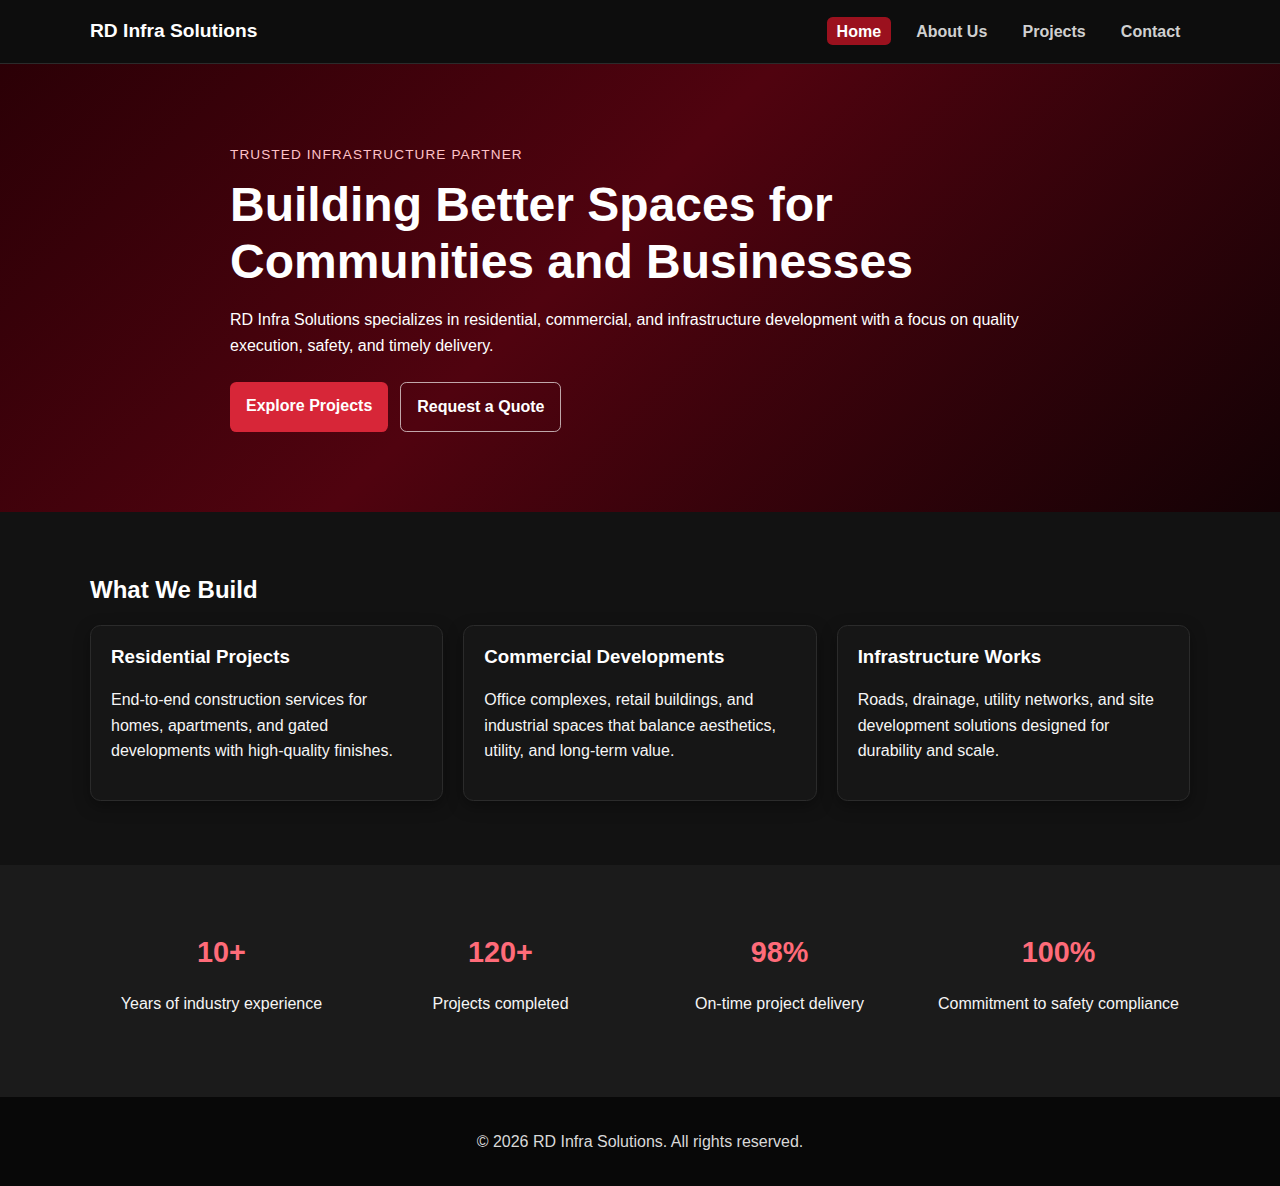
<file: index.html>
<!DOCTYPE html>
<html lang="en">
  <head>
    <meta charset="UTF-8" />
    <meta name="viewport" content="width=device-width, initial-scale=1.0" />
    <meta
      name="description"
      content="RD Infra Solutions delivers reliable construction, civil engineering, and infrastructure services."
    />
    <title>RD Infra Solutions | Building Strong Foundations</title>
    <link rel="stylesheet" href="styles.css" />
  </head>
  <body>
    <header class="site-header">
      <div class="container nav-wrapper">
        <a class="brand" href="index.html">RD Infra Solutions</a>
        <nav aria-label="Main navigation">
          <ul class="nav-links">
            <li><a class="active" href="index.html">Home</a></li>
            <li><a href="about.html">About Us</a></li>
            <li><a href="projects.html">Projects</a></li>
            <li><a href="contact.html">Contact</a></li>
          </ul>
        </nav>
      </div>
    </header>

    <main>
      <section class="hero">
        <div class="container hero-content">
          <p class="eyebrow">Trusted Infrastructure Partner</p>
          <h1>Building Better Spaces for Communities and Businesses</h1>
          <p>
            RD Infra Solutions specializes in residential, commercial, and
            infrastructure development with a focus on quality execution,
            safety, and timely delivery.
          </p>
          <div class="hero-actions">
            <a class="btn btn-primary" href="projects.html">Explore Projects</a>
            <a class="btn btn-secondary" href="contact.html">Request a Quote</a>
          </div>
        </div>
      </section>

      <section class="section">
        <div class="container">
          <h2>What We Build</h2>
          <div class="grid cols-3">
            <article class="card">
              <h3>Residential Projects</h3>
              <p>
                End-to-end construction services for homes, apartments, and
                gated developments with high-quality finishes.
              </p>
            </article>
            <article class="card">
              <h3>Commercial Developments</h3>
              <p>
                Office complexes, retail buildings, and industrial spaces that
                balance aesthetics, utility, and long-term value.
              </p>
            </article>
            <article class="card">
              <h3>Infrastructure Works</h3>
              <p>
                Roads, drainage, utility networks, and site development
                solutions designed for durability and scale.
              </p>
            </article>
          </div>
        </div>
      </section>

      <section class="section muted">
        <div class="container stats">
          <div>
            <p class="stat">10+</p>
            <p>Years of industry experience</p>
          </div>
          <div>
            <p class="stat">120+</p>
            <p>Projects completed</p>
          </div>
          <div>
            <p class="stat">98%</p>
            <p>On-time project delivery</p>
          </div>
          <div>
            <p class="stat">100%</p>
            <p>Commitment to safety compliance</p>
          </div>
        </div>
      </section>
    </main>

    <footer class="site-footer">
      <div class="container footer-content">
        <p>© <span id="year"></span> RD Infra Solutions. All rights reserved.</p>
      </div>
    </footer>

    <script src="script.js"></script>
  </body>
</html>
</file>
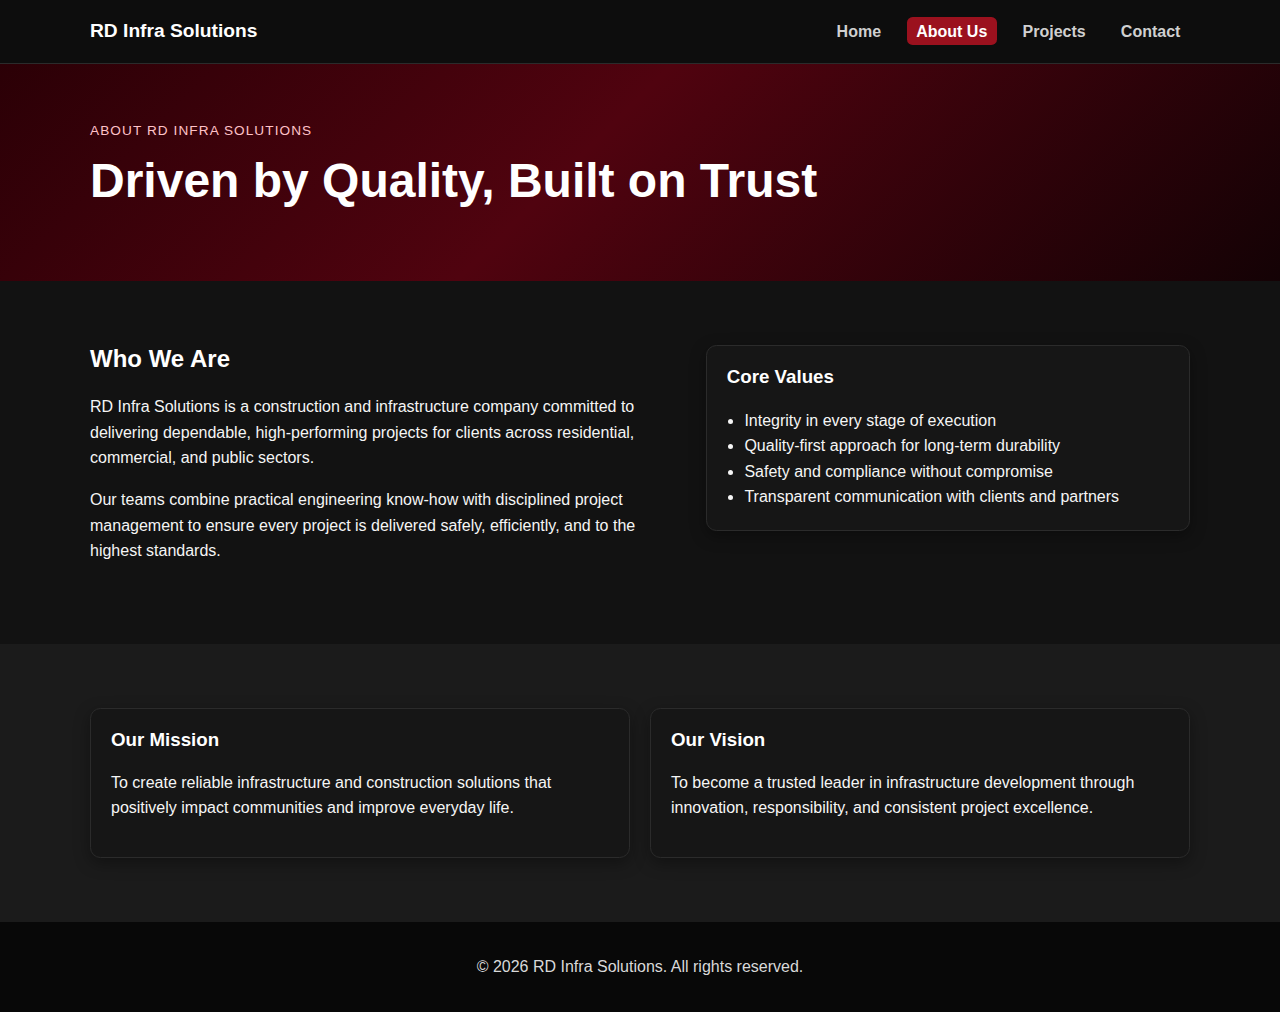
<file: about.html>
<!DOCTYPE html>
<html lang="en">
  <head>
    <meta charset="UTF-8" />
    <meta name="viewport" content="width=device-width, initial-scale=1.0" />
    <meta
      name="description"
      content="Learn about RD Infra Solutions' mission, values, and construction expertise."
    />
    <title>About Us | RD Infra Solutions</title>
    <link rel="stylesheet" href="styles.css" />
  </head>
  <body>
    <header class="site-header">
      <div class="container nav-wrapper">
        <a class="brand" href="index.html">RD Infra Solutions</a>
        <nav aria-label="Main navigation">
          <ul class="nav-links">
            <li><a href="index.html">Home</a></li>
            <li><a class="active" href="about.html">About Us</a></li>
            <li><a href="projects.html">Projects</a></li>
            <li><a href="contact.html">Contact</a></li>
          </ul>
        </nav>
      </div>
    </header>

    <main>
      <section class="page-hero">
        <div class="container">
          <p class="eyebrow">About RD Infra Solutions</p>
          <h1>Driven by Quality, Built on Trust</h1>
        </div>
      </section>

      <section class="section">
        <div class="container split">
          <div>
            <h2>Who We Are</h2>
            <p>
              RD Infra Solutions is a construction and infrastructure company
              committed to delivering dependable, high-performing projects for
              clients across residential, commercial, and public sectors.
            </p>
            <p>
              Our teams combine practical engineering know-how with disciplined
              project management to ensure every project is delivered safely,
              efficiently, and to the highest standards.
            </p>
          </div>
          <div class="card">
            <h3>Core Values</h3>
            <ul class="list">
              <li>Integrity in every stage of execution</li>
              <li>Quality-first approach for long-term durability</li>
              <li>Safety and compliance without compromise</li>
              <li>Transparent communication with clients and partners</li>
            </ul>
          </div>
        </div>
      </section>

      <section class="section muted">
        <div class="container grid cols-2">
          <article class="card">
            <h3>Our Mission</h3>
            <p>
              To create reliable infrastructure and construction solutions that
              positively impact communities and improve everyday life.
            </p>
          </article>
          <article class="card">
            <h3>Our Vision</h3>
            <p>
              To become a trusted leader in infrastructure development through
              innovation, responsibility, and consistent project excellence.
            </p>
          </article>
        </div>
      </section>
    </main>

    <footer class="site-footer">
      <div class="container footer-content">
        <p>© <span id="year"></span> RD Infra Solutions. All rights reserved.</p>
      </div>
    </footer>

    <script src="script.js"></script>
  </body>
</html>
</file>
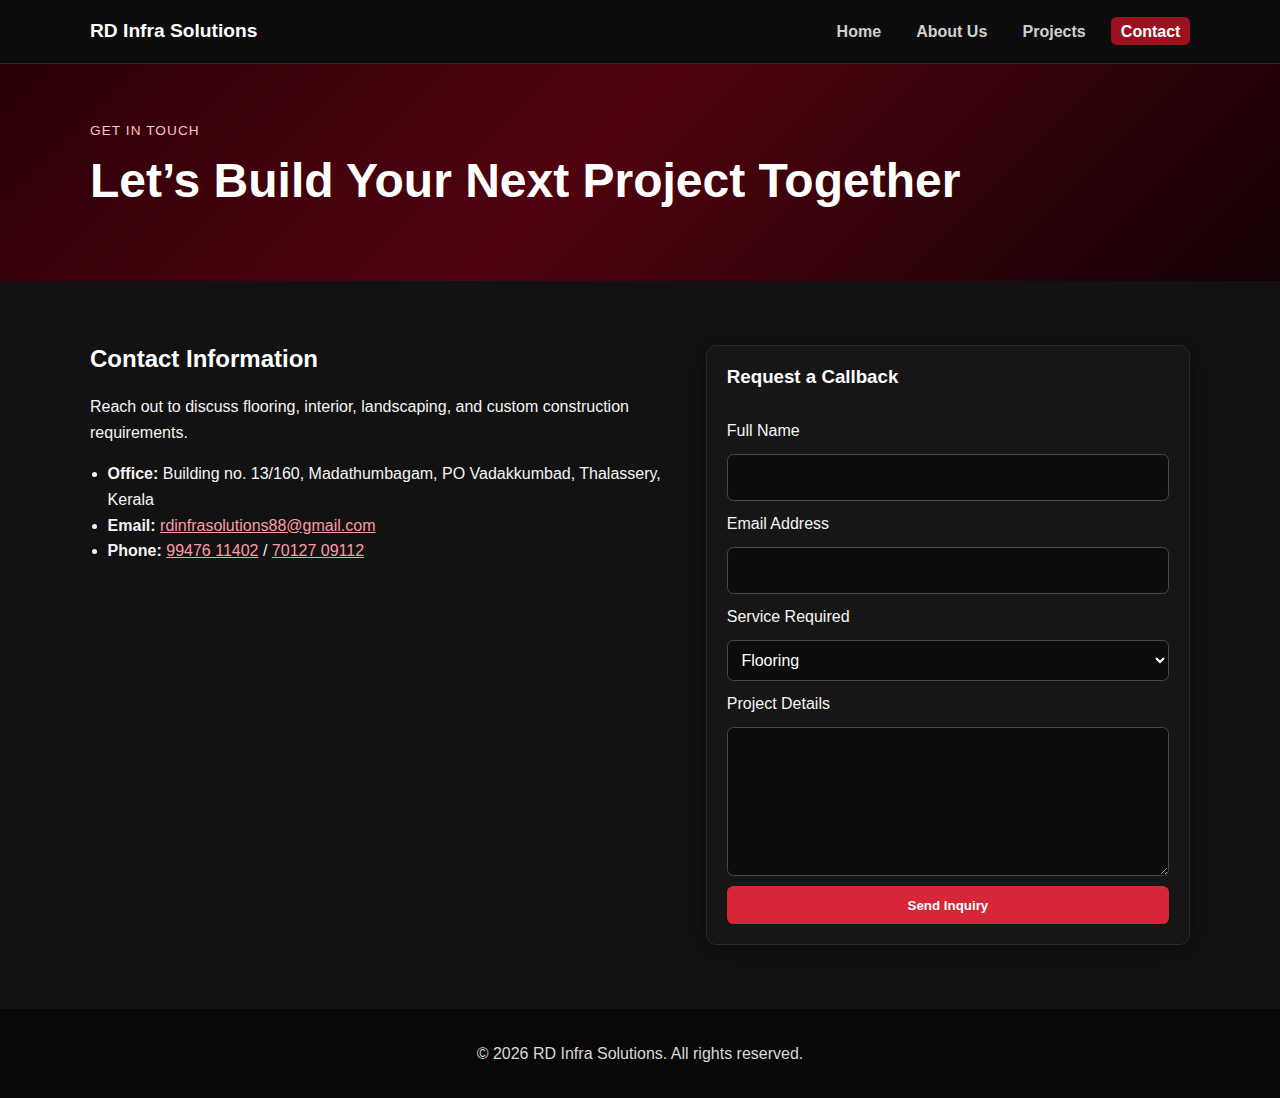
<file: contact.html>
<!DOCTYPE html>
<html lang="en">
  <head>
    <meta charset="UTF-8" />
    <meta name="viewport" content="width=device-width, initial-scale=1.0" />
    <meta
      name="description"
      content="Contact RD Infra Solutions for flooring, interiors, and landscape project consultations in Kerala."
    />
    <title>Contact | RD Infra Solutions</title>
    <link rel="stylesheet" href="styles.css" />
  </head>
  <body>
    <header class="site-header">
      <div class="container nav-wrapper">
        <a class="brand" href="index.html">RD Infra Solutions</a>
        <nav aria-label="Main navigation">
          <ul class="nav-links">
            <li><a href="index.html">Home</a></li>
            <li><a href="about.html">About Us</a></li>
            <li><a href="projects.html">Projects</a></li>
            <li><a class="active" href="contact.html">Contact</a></li>
          </ul>
        </nav>
      </div>
    </header>

    <main>
      <section class="page-hero">
        <div class="container">
          <p class="eyebrow">Get in Touch</p>
          <h1>Let’s Build Your Next Project Together</h1>
        </div>
      </section>

      <section class="section">
        <div class="container split">
          <div>
            <h2>Contact Information</h2>
            <p>
              Reach out to discuss flooring, interior, landscaping, and custom
              construction requirements.
            </p>
            <ul class="list contact-list">
              <li>
                <strong>Office:</strong> Building no. 13/160, Madathumbagam,
                PO Vadakkumbad, Thalassery, Kerala
              </li>
              <li>
                <strong>Email:</strong>
                <a href="mailto:rdinfrasolutions88@gmail.com"
                  >rdinfrasolutions88@gmail.com</a
                >
              </li>
              <li>
                <strong>Phone:</strong>
                <a href="tel:+919947611402">99476 11402</a> /
                <a href="tel:+917012709112">70127 09112</a>
              </li>
            </ul>
          </div>

          <form class="card contact-form" action="#" method="post">
            <h3>Request a Callback</h3>
            <label for="name">Full Name</label>
            <input id="name" name="name" type="text" required />

            <label for="email">Email Address</label>
            <input id="email" name="email" type="email" required />

            <label for="service">Service Required</label>
            <select id="service" name="service">
              <option>Flooring</option>
              <option>Interior Solutions</option>
              <option>Landscape & Design</option>
              <option>Swimming Pools</option>
              <option>Wall Cladding & Jali Works</option>
            </select>

            <label for="message">Project Details</label>
            <textarea id="message" name="message" rows="5"></textarea>

            <button class="btn btn-primary" type="submit">Send Inquiry</button>
          </form>
        </div>
      </section>
    </main>

    <footer class="site-footer">
      <div class="container footer-content">
        <p>© <span id="year"></span> RD Infra Solutions. All rights reserved.</p>
      </div>
    </footer>

    <script src="script.js"></script>
  </body>
</html>
</file>
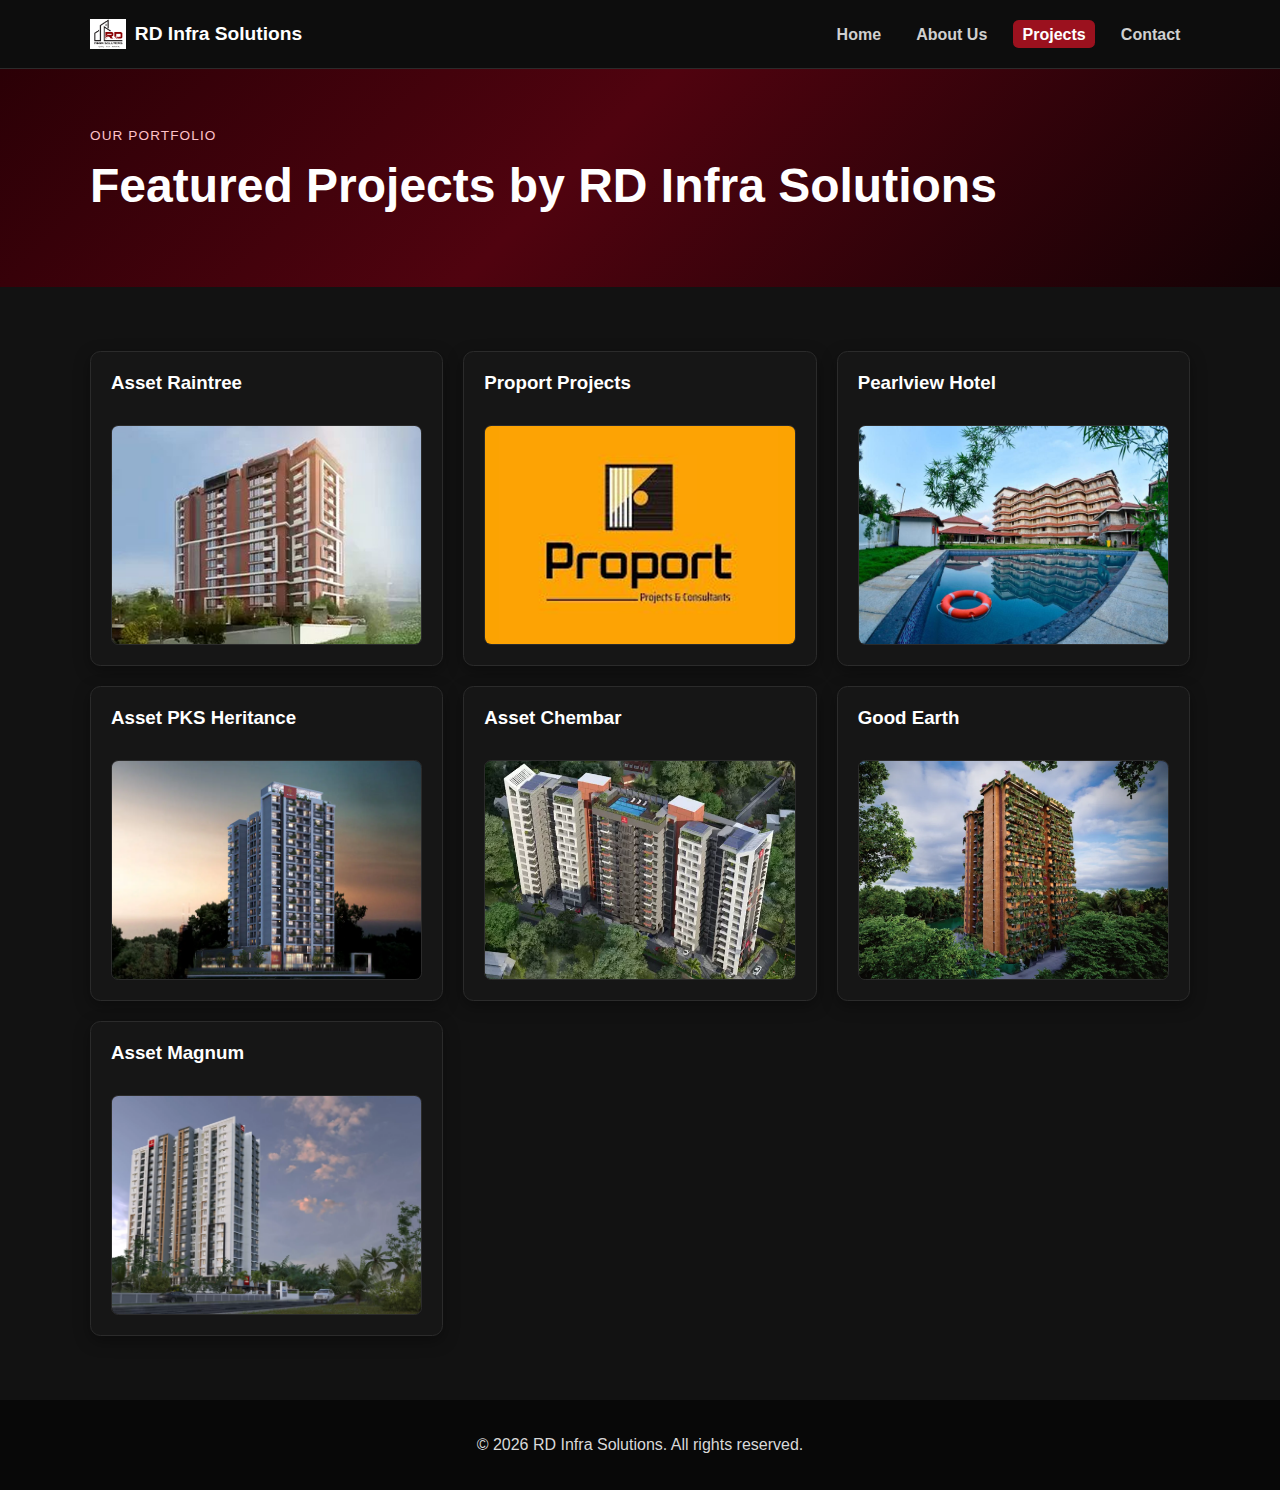
<file: projects.html>
<!DOCTYPE html>
<html lang="en">
  <head>
    <meta charset="UTF-8" />
    <meta name="viewport" content="width=device-width, initial-scale=1.0" />
    <meta
      name="description"
      content="Explore recent RD Infra Solutions flooring, interiors, and design projects."
    />
    <title>Projects | RD Infra Solutions</title>
    <link rel="stylesheet" href="styles.css" />
  </head>
  <body>
    <header class="site-header">
      <div class="container nav-wrapper">
        <a class="brand" href="index.html">
          <img src="assets/images/projects/Logo.png" alt="RD Infra Solutions logo" class="brand-logo" />
          <span>RD Infra Solutions</span>
        </a>
        <nav aria-label="Main navigation">
          <ul class="nav-links">
            <li><a href="index.html">Home</a></li>
            <li><a href="about.html">About Us</a></li>
            <li><a class="active" href="projects.html">Projects</a></li>
            <li><a href="contact.html">Contact</a></li>
          </ul>
        </nav>
      </div>
    </header>

    <main>
      <section class="page-hero">
        <div class="container">
          <p class="eyebrow">Our Portfolio</p>
          <h1>Featured Projects by RD Infra Solutions</h1>
        </div>
      </section>

      <section class="section">
        <div class="container grid cols-3">
          <article class="card project-card">
            <h3>Asset Raintree</h3>
            <img
                class="project-image"
                src="assets/images/projects/Asset-Raintree.png"
                alt="Asset Raintree project"
                loading="lazy"
              />
          </article>

          <article class="card project-card">
            <h3>Proport Projects</h3>
            <img
                class="project-image"
                src="assets/images/projects/Proport-Projects.png"
                alt="Proport Projects project"
                loading="lazy"
              />
          </article>

          <article class="card project-card">
            <h3>Pearlview Hotel</h3>
            <img
                class="project-image"
                src="assets/images/projects/The-Pearlview.png"
                alt="Pearlview project"
                loading="lazy"
              />
          </article>

          <article class="card project-card">
            <h3>Asset PKS Heritance</h3>
            <img
                class="project-image"
                src="assets/images/projects/Asset-PKS-Heritance.jpg.webp"
                alt="Asset PKS project"
                loading="lazy"
              />
          </article>

          <article class="card project-card">
            <h3>Asset Chembar</h3>
            <img
                class="project-image"
                src="assets/images/projects/Asset-Chamber.webp"
                alt="Asset Chembar project"
                loading="lazy"
              />
          </article>

          <article class="card project-card">
            <h3>Good Earth</h3>
            <img
                class="project-image"
                src="assets/images/projects/Good-Earth.webp"
                alt="Asset Good Earth project"
                loading="lazy"
              />
          </article>

          <article class="card project-card">
            <h3>Asset Magnum</h3>
            <img
                class="project-image"
                src="assets/images/projects/Asset-Magnum.webp"
                alt="Asset Magnum project"
                loading="lazy"
              />
          </article>
        </div>
      </section>
    </main>

    <footer class="site-footer">
      <div class="container footer-content">
        <p>© <span id="year"></span> RD Infra Solutions. All rights reserved.</p>
      </div>
    </footer>

    <script src="script.js"></script>
  </body>
</html>
</file>
<file: styles.css>
:root {
  --primary: #9b111e;
  --primary-dark: #4f090f;
  --accent: #d72638;
  --bg: #121212;
  --bg-soft: #1b1b1b;
  --text: #f5f5f5;
  --muted-text: #d0d0d0;
  --white: #ffffff;
  --border: #2b2b2b;
}

* {
  box-sizing: border-box;
}

body {
  margin: 0;
  font-family: "Segoe UI", Tahoma, Geneva, Verdana, sans-serif;
  color: var(--text);
  background: var(--bg);
  line-height: 1.6;
}

.container {
  width: min(1100px, 92%);
  margin: 0 auto;
}

.site-header {
  background: #0d0d0d;
  border-bottom: 1px solid var(--border);
  position: sticky;
  top: 0;
  z-index: 10;
}

.nav-wrapper {
  display: flex;
  justify-content: space-between;
  align-items: center;
  padding: 1rem 0;
}

.brand {
  text-decoration: none;
  color: var(--white);
  font-weight: 700;
  font-size: 1.2rem;
  display: inline-flex;
  align-items: center;
  gap: 0.55rem;
}

.brand-logo {
  width: 36px;
  height: 36px;
  object-fit: contain;
  display: block;
}

.nav-links {
  list-style: none;
  display: flex;
  gap: 1rem;
  margin: 0;
  padding: 0;
}

.nav-links a {
  text-decoration: none;
  color: var(--muted-text);
  font-weight: 600;
  padding: 0.35rem 0.6rem;
  border-radius: 0.35rem;
}

.nav-links a.active,
.nav-links a:hover {
  color: var(--white);
  background: var(--primary);
}

.hero,
.page-hero {
  background: linear-gradient(135deg, #2b0006, #50030f 45%, #140205);
  color: var(--white);
}

.hero {
  padding: 5rem 0;
}

.hero-content {
  max-width: 820px;
}

.page-hero {
  padding: 3.5rem 0;
}

.eyebrow {
  text-transform: uppercase;
  letter-spacing: 0.08em;
  font-size: 0.85rem;
  margin: 0 0 0.65rem;
  color: #ffc2c8;
}

h1,
h2,
h3 {
  line-height: 1.2;
  margin-top: 0;
}

h2,
h3 {
  color: var(--white);
}

.hero h1,
.page-hero h1 {
  font-size: clamp(1.8rem, 4vw, 3rem);
  margin-bottom: 1rem;
}

.section {
  padding: 4rem 0;
}

.muted {
  background: var(--bg-soft);
}

.grid {
  display: grid;
  gap: 1.25rem;
}

.cols-2 {
  grid-template-columns: repeat(2, minmax(0, 1fr));
}

.cols-3 {
  grid-template-columns: repeat(3, minmax(0, 1fr));
}

.card {
  background: #161616;
  padding: 1.25rem;
  border: 1px solid var(--border);
  border-radius: 0.65rem;
  box-shadow: 0 5px 16px rgba(0, 0, 0, 0.35);
}

.btn {
  display: inline-block;
  text-decoration: none;
  font-weight: 600;
  border-radius: 0.4rem;
  padding: 0.7rem 1rem;
  border: 0;
  cursor: pointer;
}

.btn-primary {
  background: var(--accent);
  color: var(--white);
}

.btn-primary:hover {
  background: #b71f2e;
}

.btn-secondary {
  background: transparent;
  color: var(--white);
  border: 1px solid rgba(255, 255, 255, 0.65);
}

.hero-actions {
  margin-top: 1.5rem;
  display: flex;
  gap: 0.75rem;
  flex-wrap: wrap;
}

.stats {
  display: grid;
  grid-template-columns: repeat(4, minmax(0, 1fr));
  gap: 1rem;
  text-align: center;
}

.stat {
  margin: 0;
  font-size: 1.8rem;
  font-weight: 700;
  color: #ff6b79;
}

.split {
  display: grid;
  grid-template-columns: 1.1fr 0.9fr;
  gap: 1.5rem;
  align-items: start;
}

.list {
  padding-left: 1.1rem;
  margin-bottom: 0;
}

.tag {
  display: inline-block;
  padding: 0.25rem 0.5rem;
  background: #3a0d13;
  border-radius: 999px;
  font-size: 0.8rem;
  color: #ffb8c0;
  font-weight: 600;
}

.project-card {
  display: grid;
  gap: 0.75rem;
}

.project-image-slot {
  width: 100%;
  min-height: 170px;
  border-radius: 0.45rem;
  border: 1px dashed #6a1f29;
  background: #12080a;
  color: #e7a8b0;
  display: grid;
  place-items: center;
  text-align: center;
  padding: 1rem;
  font-size: 0.95rem;
}

.project-image {
  width: 100%;
  height: 220px;
  object-fit: cover;
  border-radius: 0.45rem;
  border: 1px solid #2b2b2b;
  display: block;
}

.project-card {
  overflow: hidden;
}


.contact-list a {
  color: #ff9aa5;
}

.contact-list a:hover {
  color: #ffd3d8;
}

.contact-form {
  display: grid;
  gap: 0.65rem;
}

input,
select,
textarea {
  width: 100%;
  padding: 0.6rem;
  border-radius: 0.4rem;
  border: 1px solid #484848;
  font: inherit;
  background: #0d0d0d;
  color: var(--white);
}

.site-footer {
  background: #080808;
  color: #d9d9d9;
  padding: 1rem 0;
}

.footer-content {
  text-align: center;
}

@media (max-width: 900px) {
  .cols-3,
  .stats {
    grid-template-columns: repeat(2, minmax(0, 1fr));
  }

  .split {
    grid-template-columns: 1fr;
  }
}

@media (max-width: 640px) {
  .nav-wrapper {
    flex-direction: column;
    gap: 0.8rem;
    align-items: flex-start;
  }

  .nav-links {
    flex-wrap: wrap;
  }

  .cols-2,
  .cols-3,
  .stats {
    grid-template-columns: 1fr;
  }
}
</file>
